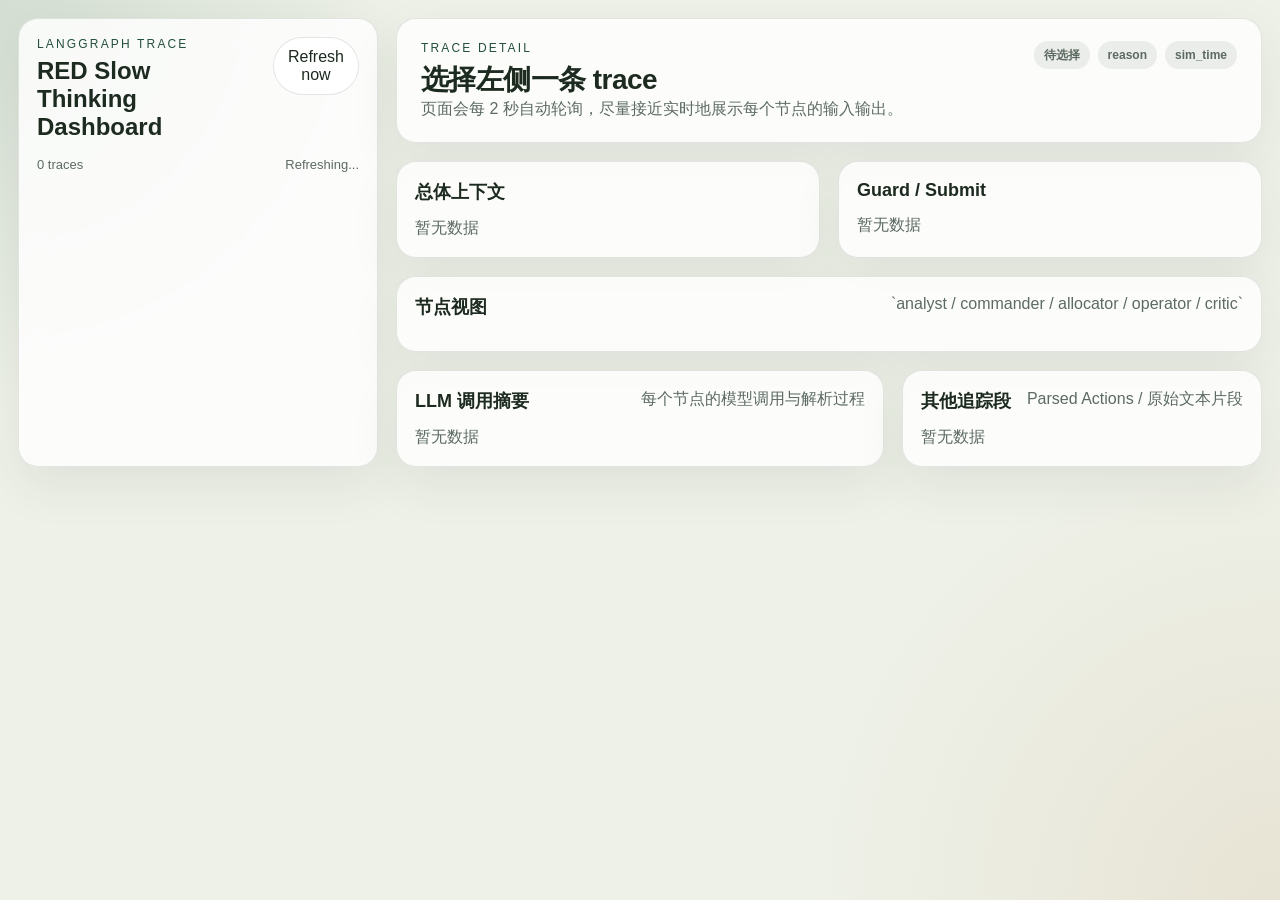
<file: trace_dashboard/index.html>
<!doctype html>
<html lang="zh-CN">
  <head>
    <meta charset="utf-8" />
    <meta name="viewport" content="width=device-width, initial-scale=1" />
    <title>RED Trace Dashboard</title>
    <link rel="stylesheet" href="/styles.css" />
  </head>
  <body>
    <div class="shell">
      <aside class="sidebar">
        <div class="sidebar-head">
          <div>
            <p class="eyebrow">LangGraph Trace</p>
            <h1>RED Slow Thinking Dashboard</h1>
          </div>
          <button id="refreshBtn" class="ghost-btn">立即刷新</button>
        </div>
        <div class="sidebar-meta">
          <span id="traceCount">0 traces</span>
          <span id="pollState">轮询中</span>
        </div>
        <div id="traceList" class="trace-list"></div>
      </aside>

      <main class="main">
        <section class="hero">
          <div>
            <p class="eyebrow">Trace Detail</p>
            <h2 id="heroTitle">选择左侧一条 trace</h2>
            <p id="heroSubtitle" class="muted">页面会每 2 秒自动轮询，尽量接近实时地展示每个节点的输入输出。</p>
          </div>
          <div class="hero-badges">
            <span id="traceStatus" class="badge badge-neutral">待选择</span>
            <span id="traceReason" class="badge badge-neutral">reason</span>
            <span id="traceSimTime" class="badge badge-neutral">sim_time</span>
          </div>
        </section>

        <section class="grid summary-grid">
          <article class="panel">
            <h3>总体上下文</h3>
            <div id="summaryContext" class="kv-stack empty">暂无数据</div>
          </article>
          <article class="panel">
            <h3>Guard / Submit</h3>
            <div id="summaryGuard" class="kv-stack empty">暂无数据</div>
          </article>
        </section>

        <section class="panel">
          <div class="section-head">
            <h3>节点视图</h3>
            <p class="muted">`analyst / commander / allocator / operator / critic`</p>
          </div>
          <div id="nodeGrid" class="node-grid"></div>
        </section>

        <section class="grid lower-grid">
          <article class="panel">
            <div class="section-head">
              <h3>LLM 调用摘要</h3>
              <p class="muted">每个节点的模型调用与解析过程</p>
            </div>
            <div id="llmCallList" class="call-list empty">暂无数据</div>
          </article>
          <article class="panel">
            <div class="section-head">
              <h3>其他追踪段</h3>
              <p class="muted">Parsed Actions / 原始文本片段</p>
            </div>
            <div id="rawSections" class="raw-sections empty">暂无数据</div>
          </article>
        </section>
      </main>
    </div>

    <template id="traceItemTpl">
      <button class="trace-item">
        <div class="trace-item-top">
          <strong class="trace-id"></strong>
          <span class="trace-status badge badge-neutral"></span>
        </div>
        <div class="trace-item-meta"></div>
        <div class="trace-nodes"></div>
      </button>
    </template>

    <template id="nodeCardTpl">
      <article class="node-card">
        <div class="node-card-head">
          <div>
            <p class="node-name"></p>
            <p class="node-meta muted"></p>
          </div>
          <span class="node-status badge badge-neutral"></span>
        </div>
        <div class="node-body">
          <div class="node-block">
            <h4>输出摘要</h4>
            <pre class="node-output"></pre>
          </div>
          <div class="node-block">
            <h4>输入 Prompt</h4>
            <pre class="node-prompt empty">该节点当前没有模型 prompt，可能走的是规则/确定性路径。</pre>
          </div>
          <div class="node-block">
            <h4>模型原始输出</h4>
            <pre class="node-response empty">暂无模型原始输出。</pre>
          </div>
        </div>
      </article>
    </template>

    <script src="/app.js"></script>
  </body>
</html>
</file>
<file: styles.css>
:root {
  --bg: #eef1e8;
  --panel: rgba(255, 255, 255, 0.82);
  --panel-strong: #ffffff;
  --line: rgba(34, 52, 40, 0.12);
  --text: #1d2a20;
  --muted: #5c6a61;
  --accent: #244f3d;
  --accent-soft: #dce8de;
  --warn: #8a5a19;
  --warn-soft: #f5e6cf;
  --danger: #8f2d2d;
  --danger-soft: #f7dddd;
  --ok: #1f6a44;
  --ok-soft: #d9efe1;
  --shadow: 0 18px 50px rgba(34, 52, 40, 0.08);
  --radius: 20px;
}

* {
  box-sizing: border-box;
}

body {
  margin: 0;
  min-height: 100vh;
  background:
    radial-gradient(circle at top left, rgba(107, 146, 126, 0.2), transparent 26%),
    radial-gradient(circle at bottom right, rgba(200, 165, 122, 0.18), transparent 30%),
    var(--bg);
  color: var(--text);
  font-family: "Segoe UI", "PingFang SC", "Hiragino Sans GB", sans-serif;
}

button,
input,
textarea {
  font: inherit;
}

.shell {
  display: grid;
  grid-template-columns: 360px 1fr;
  gap: 18px;
  padding: 18px;
}

.sidebar,
.panel,
.hero {
  background: var(--panel);
  backdrop-filter: blur(14px);
  border: 1px solid var(--line);
  border-radius: var(--radius);
  box-shadow: var(--shadow);
}

.sidebar {
  padding: 18px;
  position: sticky;
  top: 18px;
  max-height: calc(100vh - 36px);
  overflow: hidden;
  display: flex;
  flex-direction: column;
}

.sidebar-head,
.section-head,
.hero {
  display: flex;
  justify-content: space-between;
  gap: 16px;
}

.sidebar-head {
  align-items: start;
}

.sidebar h1,
.hero h2,
.panel h3 {
  margin: 0;
  font-weight: 700;
}

.hero h2 {
  font-size: 28px;
  letter-spacing: -0.02em;
}

.panel h3 {
  font-size: 18px;
}

.eyebrow {
  margin: 0 0 6px;
  color: var(--accent);
  font-size: 12px;
  letter-spacing: 0.18em;
  text-transform: uppercase;
}

.muted {
  margin: 0;
  color: var(--muted);
}

.ghost-btn {
  border: 1px solid var(--line);
  background: var(--panel-strong);
  color: var(--text);
  padding: 10px 14px;
  border-radius: 999px;
  cursor: pointer;
}

.sidebar-meta {
  display: flex;
  justify-content: space-between;
  gap: 12px;
  margin: 16px 0 12px;
  color: var(--muted);
  font-size: 13px;
}

.trace-list {
  overflow: auto;
  display: flex;
  flex-direction: column;
  gap: 10px;
  padding-right: 4px;
}

.trace-item {
  width: 100%;
  border: 1px solid transparent;
  background: rgba(255, 255, 255, 0.68);
  border-radius: 18px;
  text-align: left;
  padding: 14px;
  cursor: pointer;
  transition: transform 120ms ease, border-color 120ms ease, background 120ms ease;
}

.trace-item:hover,
.trace-item.active {
  transform: translateY(-1px);
  border-color: rgba(36, 79, 61, 0.28);
  background: var(--panel-strong);
}

.trace-item-top {
  display: flex;
  justify-content: space-between;
  gap: 12px;
  align-items: center;
}

.trace-id {
  font-size: 14px;
}

.trace-item-meta {
  margin-top: 8px;
  color: var(--muted);
  font-size: 13px;
}

.trace-item-mark {
  margin-top: 8px;
  color: var(--accent);
  font-size: 12px;
  font-weight: 600;
}

.trace-nodes {
  display: flex;
  flex-wrap: wrap;
  gap: 8px;
  margin-top: 10px;
}

.trace-node-chip {
  border-radius: 999px;
  padding: 4px 8px;
  font-size: 12px;
  background: var(--accent-soft);
  color: var(--accent);
}

.main {
  display: flex;
  flex-direction: column;
  gap: 18px;
}

.hero {
  align-items: start;
  padding: 22px 24px;
}

.hero-badges {
  display: flex;
  flex-wrap: wrap;
  gap: 8px;
  justify-content: end;
}

.grid {
  display: grid;
  gap: 18px;
}

.summary-grid {
  grid-template-columns: repeat(2, minmax(0, 1fr));
}

.lower-grid {
  grid-template-columns: 1.15fr 0.85fr;
}

.panel {
  padding: 18px;
}

.kv-stack,
.call-list,
.raw-sections {
  display: flex;
  flex-direction: column;
  gap: 10px;
  margin-top: 14px;
}

.call-list,
.raw-sections {
  max-height: 460px;
  overflow: auto;
  padding-right: 4px;
}

.kv-item,
.call-item,
.raw-block {
  border: 1px solid var(--line);
  border-radius: 16px;
  padding: 12px 14px;
  background: rgba(255, 255, 255, 0.66);
}

.kv-item strong,
.call-item strong,
.raw-block strong {
  display: block;
  margin-bottom: 6px;
}

.node-grid {
  display: grid;
  grid-template-columns: repeat(2, minmax(0, 1fr));
  gap: 16px;
  margin-top: 14px;
}

.node-card {
  border: 1px solid var(--line);
  border-radius: 18px;
  background: rgba(255, 255, 255, 0.72);
  padding: 16px;
}

.node-card-head {
  display: flex;
  justify-content: space-between;
  gap: 14px;
  align-items: start;
}

.node-name {
  margin: 0;
  font-size: 17px;
  font-weight: 700;
  text-transform: uppercase;
  letter-spacing: 0.03em;
}

.node-meta {
  font-size: 13px;
}

.node-stats,
.call-meta {
  font-size: 12px;
}

.node-body {
  display: flex;
  flex-direction: column;
  gap: 12px;
  margin-top: 14px;
}

.node-block h4 {
  margin: 0 0 8px;
  font-size: 13px;
  color: var(--muted);
}

pre {
  margin: 0;
  white-space: pre-wrap;
  word-break: break-word;
  border-radius: 14px;
  border: 1px solid var(--line);
  background: rgba(238, 241, 232, 0.7);
  padding: 12px;
  max-height: 280px;
  overflow: auto;
  font-family: "Cascadia Code", "Consolas", monospace;
  font-size: 12px;
  line-height: 1.55;
}

.badge {
  display: inline-flex;
  align-items: center;
  justify-content: center;
  min-height: 28px;
  border-radius: 999px;
  padding: 4px 10px;
  font-size: 12px;
  font-weight: 600;
}

.badge-neutral {
  background: rgba(130, 144, 134, 0.14);
  color: var(--muted);
}

.badge-accent {
  background: var(--accent-soft);
  color: var(--accent);
}

.badge-ok {
  background: var(--ok-soft);
  color: var(--ok);
}

.badge-retry,
.badge-warning {
  background: var(--warn-soft);
  color: var(--warn);
}

.badge-error,
.badge-danger {
  background: var(--danger-soft);
  color: var(--danger);
}

.empty {
  color: var(--muted);
}

.hidden {
  display: none;
}

@media (max-width: 1200px) {
  .shell {
    grid-template-columns: 1fr;
  }

  .sidebar {
    position: static;
    max-height: none;
  }

  .summary-grid,
  .lower-grid,
  .node-grid {
    grid-template-columns: 1fr;
  }
}
</file>
